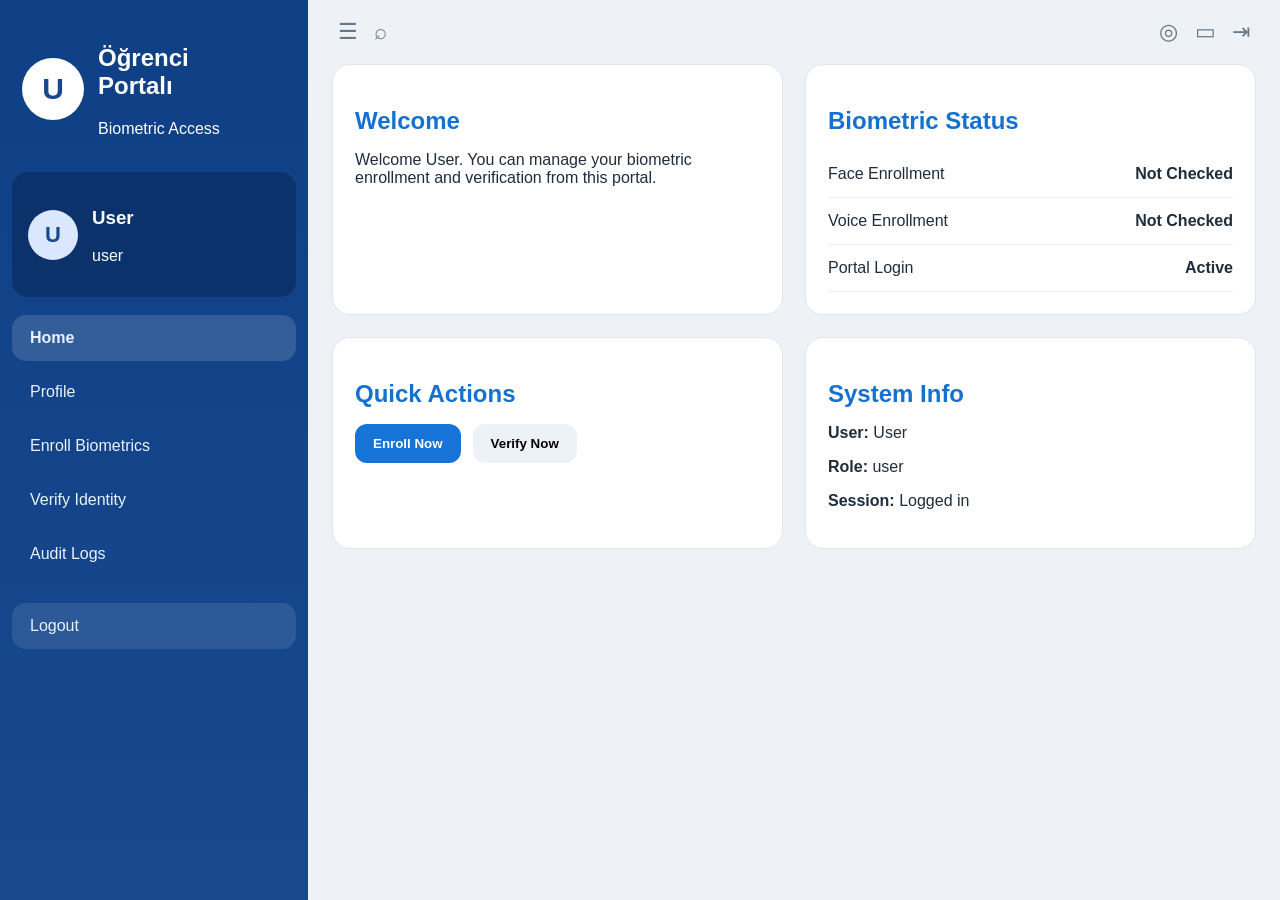
<file: frontend/portal/dashboard_portal.html>
<!doctype html>
<html lang="en">

<head>
  <meta charset="UTF-8" />
  <meta name="viewport" content="width=device-width, initial-scale=1.0" />
  <title>Student Portal Dashboard</title>

  <link rel="stylesheet" href="../assets/css/style.css" />
  <link rel="stylesheet" href="../assets/css/dashboard.css" />
</head>

<body class="dashboard-body">

<div class="dashboard-layout">

<!-- SIDEBAR -->

<aside class="sidebar">

<div class="sidebar-top">

<div class="sidebar-logo">
<div class="sidebar-logo-mark">U</div>

<div>
<h2>Öğrenci<br>Portalı</h2>
<p>Biometric Access</p>
</div>

</div>

<div class="sidebar-user-card">

<div class="sidebar-avatar">U</div>

<div>
<h3 id="sidebarUsername">User</h3>
<p id="sidebarRole">role</p>
</div>

</div>

<nav class="sidebar-menu">

<button class="sidebar-link active" id="navHome">
Home
</button>

<button class="sidebar-link" id="navProfile">
Profile
</button>

<button class="sidebar-link" id="navEnroll">
Enroll Biometrics
</button>

<button class="sidebar-link" id="navVerify">
Verify Identity
</button>

<button class="sidebar-link" id="navLogs">
Audit Logs
</button>

<button class="sidebar-link logout" id="navLogout">
Logout
</button>

</nav>

</div>

</aside>

<!-- MAIN -->

<main class="dashboard-main">

<header class="dashboard-header">

<div class="dashboard-header-left">

<button class="header-icon-btn">☰</button>

<button class="header-icon-btn">⌕</button>

</div>

<div class="dashboard-header-right">

<button class="header-top-icon">◎</button>

<button class="header-top-icon">▭</button>

<button class="header-top-icon">⇥</button>

</div>

</header>

<section class="dashboard-grid">

<article class="dashboard-card hero-card">

<h2>Welcome</h2>

<p id="welcomeText">
Welcome to the biometric student portal.
</p>

</article>

<article class="dashboard-card status-card">

<h2>Biometric Status</h2>

<div class="status-row">
<span>Face Enrollment</span>
<strong id="faceStatus">Not Checked</strong>
</div>

<div class="status-row">
<span>Voice Enrollment</span>
<strong id="voiceStatus">Not Checked</strong>
</div>

<div class="status-row">
<span>Portal Login</span>
<strong id="portalStatus">Active</strong>
</div>

</article>

<article class="dashboard-card quick-card">

<h2>Quick Actions</h2>

<div class="quick-actions">

<button class="quick-btn primary" id="btnQuickEnroll">
Enroll Now
</button>

<button class="quick-btn secondary" id="btnQuickVerify">
Verify Now
</button>

</div>

</article>

<article class="dashboard-card info-card">

<h2>System Info</h2>

<p>
<strong>User:</strong>
<span id="infoUsername">-</span>
</p>

<p>
<strong>Role:</strong>
<span id="infoRole">-</span>
</p>

<p>
<strong>Session:</strong>
Logged in
</p>

</article>

</section>

</main>

</div>

<script defer src="../assets/js/dashboard.js"></script>

</body>
</html>
</file>
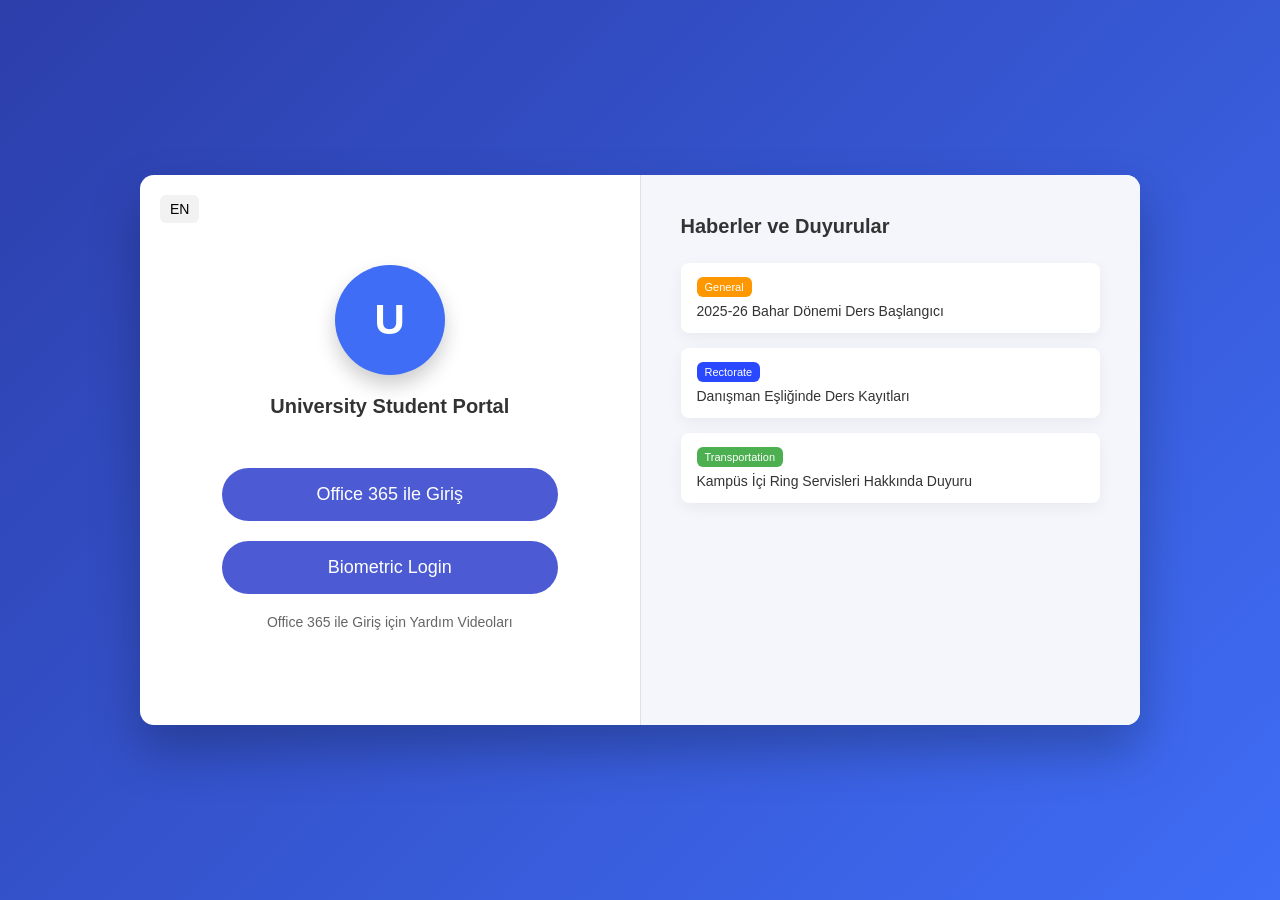
<file: frontend/portal/login_portal.html>
<!DOCTYPE html>
<html lang="en">
<head>
  <meta charset="UTF-8" />
  <title>University Student Portal</title>
<link rel="stylesheet" href="../assets/css/style.css" />
<link rel="stylesheet" href="../assets/css/portal.css" />
</head>
<body class="portal-bg">

  <div class="portal-card">

    <!-- LEFT SIDE -->
    <div class="portal-left">
      <div class="lang-switch">EN</div>

      <div class="portal-logo">
        <div class="logo-circle">U</div>
        <h2>University Student Portal</h2>
      </div>

      <button class="portal-login-btn">
        Office 365 ile Giriş
      </button>

      <a href="../biometric/identify.html" class="portal-login-btn" style="display:inline-block; text-decoration:none; text-align:center;">
        Biometric Login
      </a>

      <p class="help-text">
        Office 365 ile Giriş için Yardım Videoları
      </p>
    </div>

    <!-- RIGHT SIDE -->
    <div class="portal-right">
      <h3>Haberler ve Duyurular</h3>

      <div class="announcement">
        <span class="tag general">General</span>
        <p>2025-26 Bahar Dönemi Ders Başlangıcı</p>
      </div>

      <div class="announcement">
        <span class="tag rectorate">Rectorate</span>
        <p>Danışman Eşliğinde Ders Kayıtları</p>
      </div>

      <div class="announcement">
        <span class="tag transportation">Transportation</span>
        <p>Kampüs İçi Ring Servisleri Hakkında Duyuru</p>
      </div>

    </div>

  </div>

  <script defer src="../assets/js/portal.js"></script>
</body>
</html>
</file>
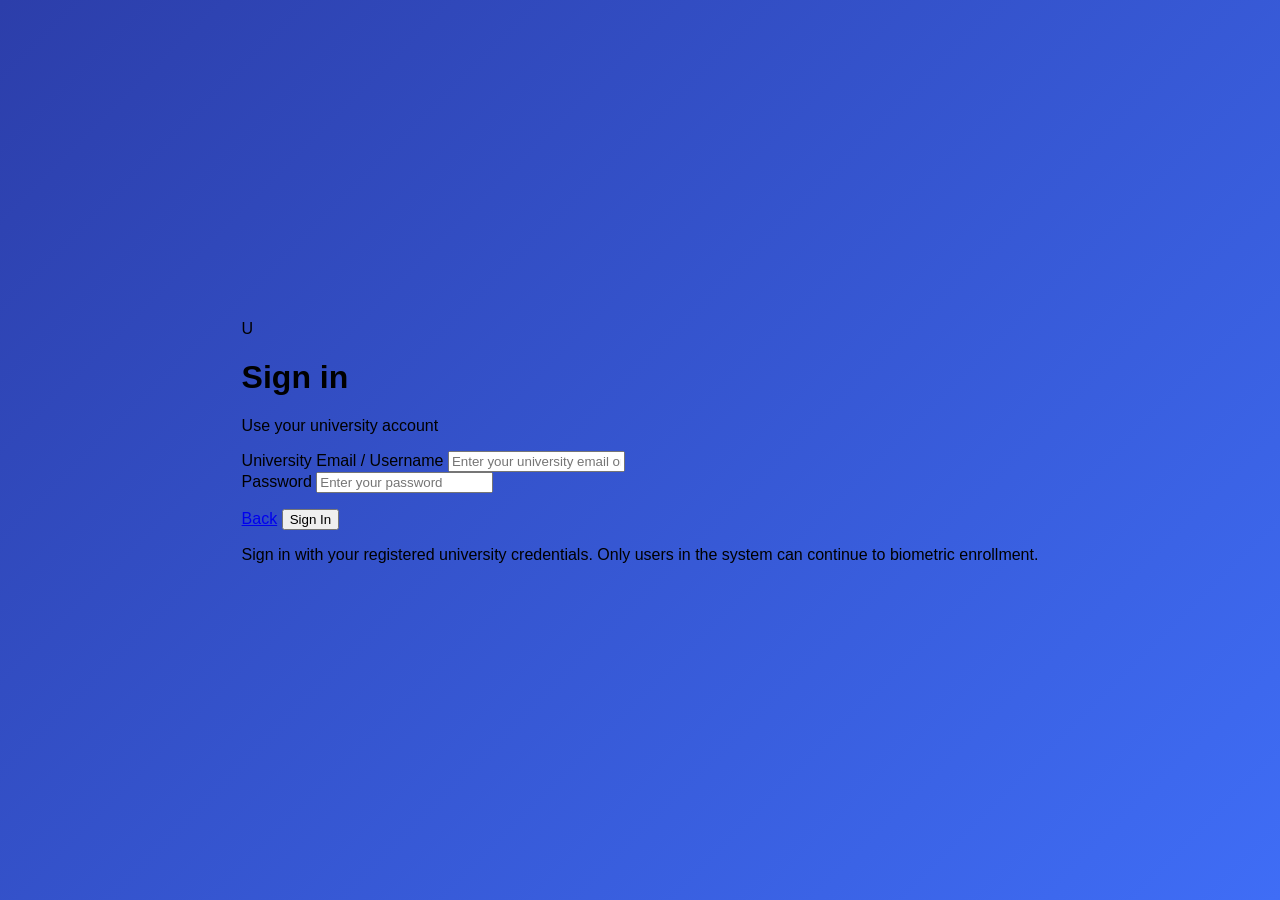
<file: frontend/portal/office_login.html>
<!doctype html>
<html lang="en">

<head>
  <meta charset="UTF-8" />
  <meta name="viewport" content="width=device-width, initial-scale=1.0" />
  <title>Office 365 Sign In</title>
  <link rel="stylesheet" href="../assets/css/style.css" />
  <link rel="stylesheet" href="../assets/css/portal.css" />
</head>

<body class="portal-bg office-login-page">
  <main class="office-single-card">
    <div class="office-single-header">
      <div class="office-single-brand">
        <div class="office-single-mark">U</div>
        <div>
          <h1 class="office-single-title">Sign in</h1>
          <p class="office-single-subtitle">Use your university account</p>
        </div>
      </div>
    </div>

    <form id="portalLoginForm" class="office-single-form">
      <div class="office-single-field">
        <label class="office-single-label" for="username">University Email / Username</label>
        <input
          type="text"
          id="username"
          class="office-single-input"
          placeholder="Enter your university email or username"
          required
        />
      </div>

      <div class="office-single-field">
        <label class="office-single-label" for="password">Password</label>
        <input
          type="password"
          id="password"
          class="office-single-input"
          placeholder="Enter your password"
          required
        />
      </div>

      <p id="loginMessage" class="office-single-message"></p>

      <div class="office-single-actions">
        <a href="./login_portal.html" class="office-secondary-btn">Back</a>
        <button type="button" id="btnSignIn" class="office-primary-btn">Sign In</button>
      </div>
    </form>

    <div class="office-single-footer">
      <p>
        Sign in with your registered university credentials. Only users in the system
        can continue to biometric enrollment.
      </p>
    </div>
  </main>

  <script defer src="../assets/js/portal.js"></script>
</body>

</html>
</file>
<file: frontend/assets/css/style.css>
* {
  box-sizing: border-box;
  font-family: "Segoe UI", sans-serif;
}

body {
  margin: 0;
  background: #f2f2f2;
  min-height: 100vh;
  display: flex;
  justify-content: center;
  align-items: center;
}

.app-container {
  width: min(420px, calc(100vw - 32px));
}

.wizard {
  position: relative;
  min-height: 260px; /* kart yüksekliği kadar alan */
}

.card {
  background: #e6e6e6;
  padding: 30px;
  border-radius: 20px;
  box-shadow: 0 10px 25px rgba(0,0,0,0.1);
  text-align: center;
}

.card h2 {
  margin-bottom: 25px;
}

.btn {
  width: 100%;
  padding: 14px;
  margin: 10px 0;
  border-radius: 30px;
  border: 2px solid #000;
  background: white;
  color: #000;
  font-size: 16px;
  font-weight: 600;
  cursor: pointer;
  transition: background 0.2s ease, color 0.2s ease, transform 0.2s ease;
}

.btn:hover {
  background: #000;
  color: white;
  transform: translateY(-1px);
}

video {
  width: 100%;
  border-radius: 12px;
  margin: 15px 0;
}

.hidden {
  display: none !important;
}

.score-box {
  background: white;
  padding: 15px;
  border-radius: 12px;
  margin: 15px 0;
  font-size: 14px;
}

.status-text {
  margin-top: 12px;
  font-size: 13px;
  color: #333;
  min-height: 18px;
}

.wizard .step {
  position: absolute;
  top: 0;
  left: 0;
  right: 0;
}

@keyframes stepFadeInUp {
  from {
    opacity: 0;
    transform: translateY(16px);
  }
  to {
    opacity: 1;
    transform: translateY(0);
  }
}

.wizard .step.step-animate {
  animation: stepFadeInUp 0.25s ease-out;
}

body[data-page="enroll"] {
  display: block;
  padding: 32px 20px;
}

body[data-page="enroll"] .app-container {
  width: min(1120px, 100%);
  margin: 0 auto;
}

.enroll-layout {
  display: grid;
  grid-template-columns: minmax(280px, 340px) minmax(0, 1fr);
  gap: 24px;
  align-items: start;
}

.enroll-hero {
  grid-column: 1 / -1;
  text-align: left;
}

.enroll-sidebar {
  text-align: left;
  position: sticky;
  top: 32px;
}

.enroll-main-card {
  text-align: left;
}

.section-head {
  display: flex;
  justify-content: space-between;
  align-items: center;
  gap: 16px;
}

.section-head h2,
.enroll-hero h2 {
  margin: 0;
}

.section-copy {
  margin: 10px 0 0;
  opacity: 0.75;
  line-height: 1.5;
}

.back-link {
  color: #000;
  text-decoration: none;
  font-weight: 600;
}

.back-link:hover {
  text-decoration: underline;
}

.field-grid {
  display: grid;
  gap: 14px;
}

.field-group {
  min-width: 0;
}

.field-label {
  display: block;
  margin-bottom: 6px;
  font-weight: 600;
}

.text-input {
  width: 100%;
  padding: 12px 14px;
  border-radius: 12px;
  border: 1px solid #cfd3da;
  background: #fff;
  font-size: 15px;
}

.text-input:focus {
  outline: 2px solid rgba(0, 0, 0, 0.08);
  border-color: #000;
}

.session-text {
  margin: 14px 0 0;
  opacity: 0.8;
}

.camera-frame {
  width: 100%;
  min-height: 320px;
  object-fit: cover;
  border-radius: 18px;
  background: #111;
}

.button-row {
  display: flex;
  gap: 12px;
  flex-wrap: wrap;
  margin-top: 16px;
}

.compact-actions .btn {
  flex: 1 1 180px;
  width: auto;
  margin: 0;
}

.progress-shell {
  margin-top: 18px;
}

.progress-head {
  display: flex;
  justify-content: space-between;
  align-items: center;
  gap: 10px;
}

.progress-label {
  opacity: 0.8;
}

.progress-value {
  font-weight: 700;
}

.progress-track {
  width: 100%;
  height: 10px;
  background: #d5d5d5;
  border-radius: 999px;
  overflow: hidden;
  margin-top: 8px;
}

.progress-bar {
  height: 100%;
  width: 0%;
  background: #111;
  transition: width 0.2s ease;
}

.status-line {
  margin: 14px 0 0;
  opacity: 0.85;
  min-height: 24px;
}

.audio-preview {
  width: 100%;
  margin-top: 16px;
}

@media (max-width: 860px) {
  .enroll-layout {
    grid-template-columns: 1fr;
  }

  .enroll-sidebar {
    position: static;
  }

  .section-head {
    flex-direction: column;
    align-items: flex-start;
  }
}

@media (max-width: 640px) {
  body[data-page="enroll"] {
    padding: 20px 14px;
  }

  .card {
    padding: 22px;
  }

  .camera-frame {
    min-height: 220px;
  }

  .compact-actions .btn {
    flex-basis: 100%;
  }
}
</file>
<file: frontend/assets/css/dashboard.css>
.dashboard-body{
margin:0;
min-height:100vh;
background:#eef2f6;
font-family:"Segoe UI",sans-serif;
color:#1f2d3d;
}

.dashboard-layout{
display:flex;
min-height:100vh;
}

/* SIDEBAR */

.sidebar{
width:308px;
background:linear-gradient(180deg,#0f3f84,#18498f);
color:#fff;
display:flex;
flex-direction:column;
padding:18px 12px;
}

.sidebar-logo{
display:flex;
align-items:center;
gap:14px;
padding:6px 10px 18px;
}

.sidebar-logo-mark{
width:62px;
height:62px;
border-radius:50%;
background:#fff;
color:#18498f;
display:flex;
align-items:center;
justify-content:center;
font-size:30px;
font-weight:700;
}

.sidebar-user-card{
background:rgba(6,29,70,0.42);
border-radius:16px;
padding:16px;
display:flex;
gap:14px;
align-items:center;
}

.sidebar-avatar{
width:50px;
height:50px;
border-radius:50%;
background:#dbe7ff;
color:#18498f;
display:flex;
align-items:center;
justify-content:center;
font-size:22px;
font-weight:700;
}

.sidebar-menu{
margin-top:18px;
display:flex;
flex-direction:column;
gap:8px;
}

.sidebar-link{
border:none;
background:transparent;
color:#eaf2ff;
padding:14px 18px;
border-radius:14px;
text-align:left;
font-size:16px;
cursor:pointer;
}

.sidebar-link:hover{
background:rgba(255,255,255,0.08);
}

.sidebar-link.active{
background:rgba(255,255,255,0.14);
font-weight:700;
}

.sidebar-link.logout{
margin-top:18px;
background:rgba(255,255,255,0.1);
}

/* MAIN */

.dashboard-main{
flex:1;
padding:18px 24px;
background:#eef2f6;
}

.dashboard-header{
display:flex;
justify-content:space-between;
align-items:center;
margin-bottom:18px;
}

.header-icon-btn,
.header-top-icon{
border:none;
background:transparent;
font-size:22px;
cursor:pointer;
color:#67788d;
}

/* GRID */

.dashboard-grid{
display:grid;
grid-template-columns:1fr 1fr;
gap:22px;
}

.dashboard-card{
background:#fff;
border-radius:18px;
padding:22px;
border:1px solid #dfe6ee;
}

.dashboard-card h2{
color:#1571cf;
margin-bottom:16px;
}

.status-row{
display:flex;
justify-content:space-between;
padding:14px 0;
border-bottom:1px solid #edf1f6;
}

.quick-actions{
display:flex;
gap:12px;
}

.quick-btn{
border:none;
border-radius:12px;
padding:12px 18px;
font-weight:600;
cursor:pointer;
}

.quick-btn.primary{
background:#1673d7;
color:#fff;
}

.quick-btn.secondary{
background:#edf2f8;
}
</file>
<file: frontend/assets/css/portal.css>
/* ===== BACKGROUND ===== */

.portal-bg {
  margin: 0;
  height: 100vh;
  display: flex;
  align-items: center;
  justify-content: center;
  background: linear-gradient(135deg, #2c3eaa, #3f6df6);
  font-family: "Segoe UI", Arial, sans-serif;
}

/* ===== MAIN CARD ===== */

.portal-card {
  width: 1000px;
  height: 550px;
  background: #ffffff;
  border-radius: 14px;
  display: flex;
  overflow: hidden;
  box-shadow: 0 25px 50px rgba(0, 0, 0, 0.25);
}

/* ===== LEFT SIDE ===== */

.portal-left {
  flex: 1;
  padding: 50px 40px;
  text-align: center;
  position: relative;
}

.lang-switch {
  position: absolute;
  top: 20px;
  left: 20px;
  font-size: 14px;
  background: #f2f2f2;
  padding: 6px 10px;
  border-radius: 6px;
  cursor: pointer;
}

.portal-logo {
  margin-top: 40px;
}

.logo-circle {
  width: 110px;
  height: 110px;
  background: #3f6df6;
  color: #ffffff;
  border-radius: 50%;
  display: flex;
  align-items: center;
  justify-content: center;
  font-size: 42px;
  font-weight: bold;
  margin: 0 auto 20px auto;
  box-shadow: 0 10px 20px rgba(0,0,0,0.2);
}

.portal-left h2 {
  font-size: 20px;
  margin-bottom: 30px;
  color: #333;
}

/* ===== LOGIN BUTTON ===== */

.portal-login-btn {
  margin-top: 20px;
  padding: 16px 30px;
  border: none;
  background: #4c5bd4;
  color: white;
  border-radius: 35px;
  font-size: 18px;
  font-weight: 500;
  cursor: pointer;
  width: 80%;
  transition: all 0.3s ease;
}

.portal-login-btn:hover {
  background: #3948c8;
  transform: translateY(-2px);
}

.help-text {
  margin-top: 20px;
  font-size: 14px;
  color: #666;
}

/* ===== RIGHT SIDE ===== */

.portal-right {
  flex: 1;
  background: #f4f6fb;
  padding: 40px;
  border-left: 1px solid #e0e0e0;
}

.portal-right h3 {
  margin-top: 0;
  margin-bottom: 25px;
  font-size: 20px;
  color: #333;
}

/* ===== ANNOUNCEMENTS ===== */

.announcement {
  background: white;
  padding: 14px 16px;
  border-radius: 8px;
  margin-bottom: 15px;
  box-shadow: 0 5px 15px rgba(0,0,0,0.05);
  transition: all 0.2s ease;
}

.announcement:hover {
  transform: translateY(-2px);
}

.announcement p {
  margin: 8px 0 0 0;
  font-size: 14px;
  color: #333;
}

/* ===== TAGS ===== */

.tag {
  padding: 4px 8px;
  border-radius: 6px;
  font-size: 11px;
  color: white;
  font-weight: 500;
}

.general {
  background: #ff9800;
}

.rectorate {
  background: #2948ff;
}

.transportation {
  background: #4caf50;
}
</file>
